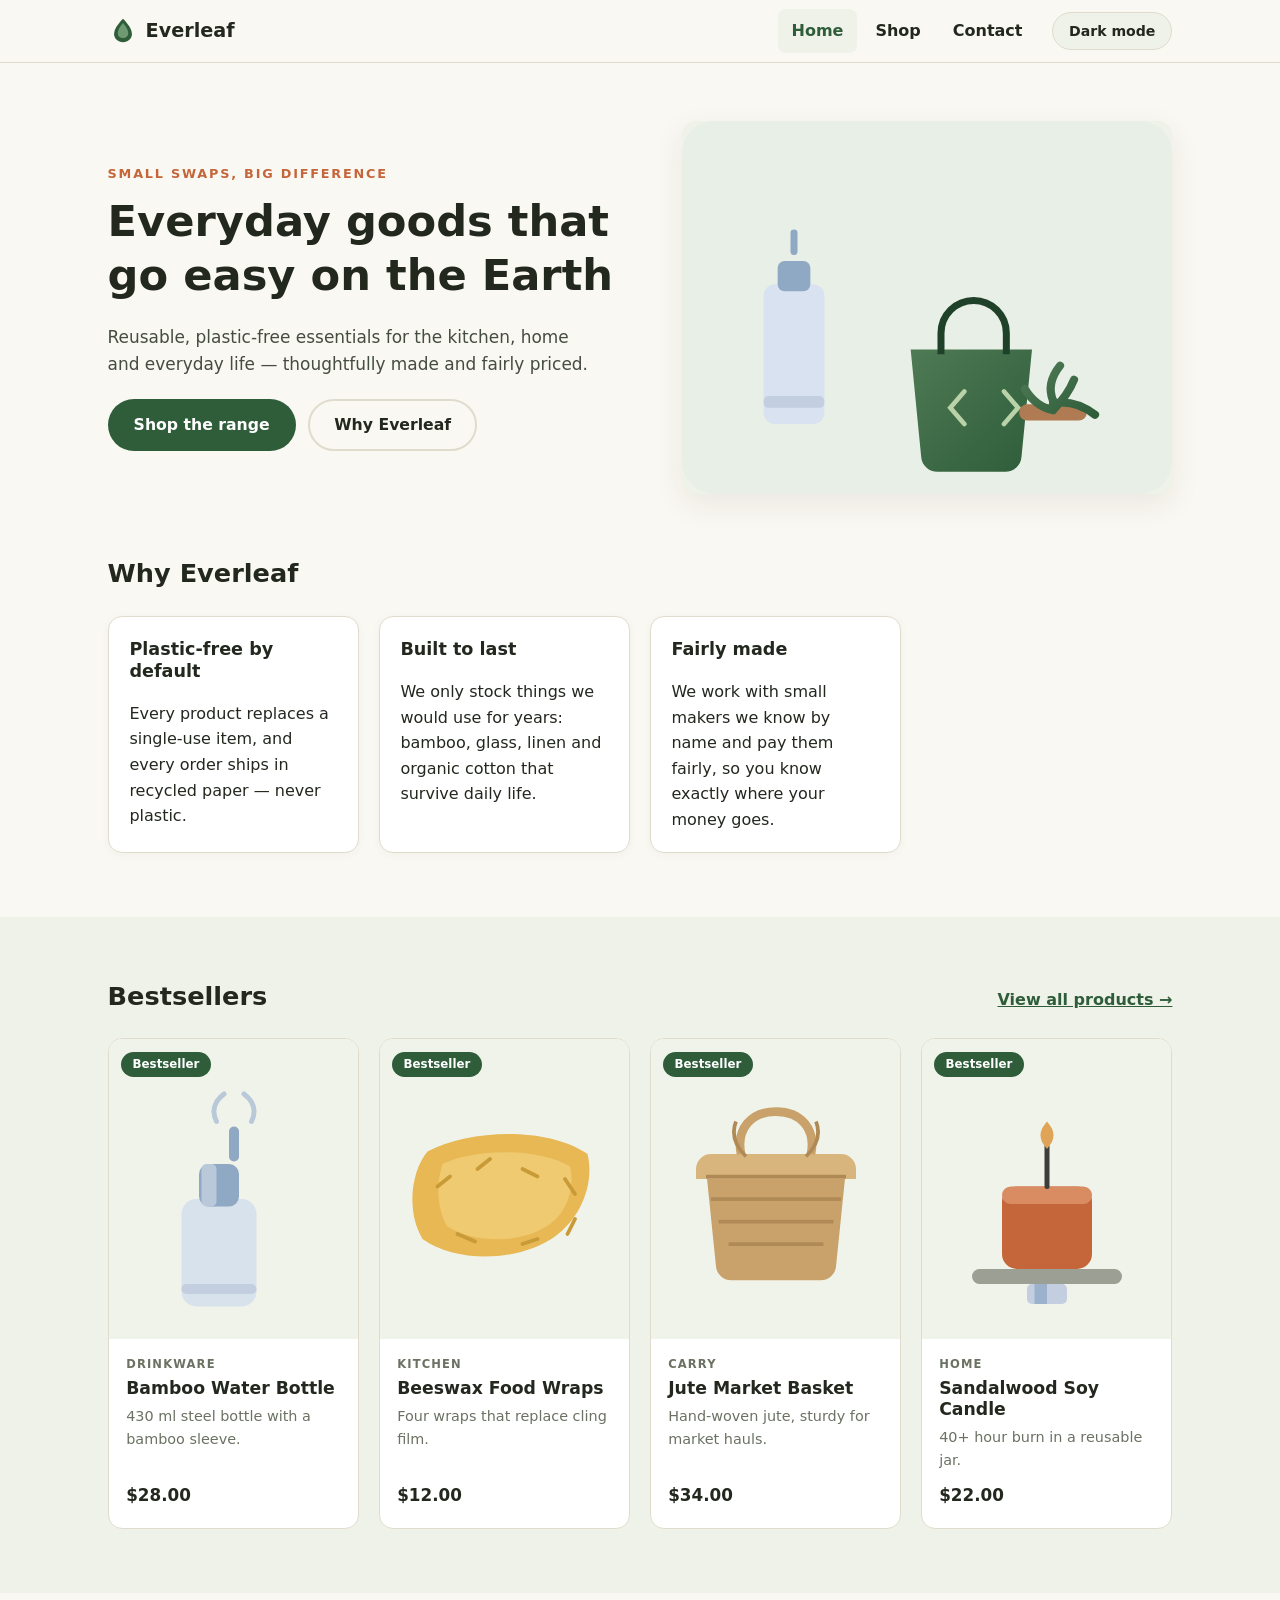
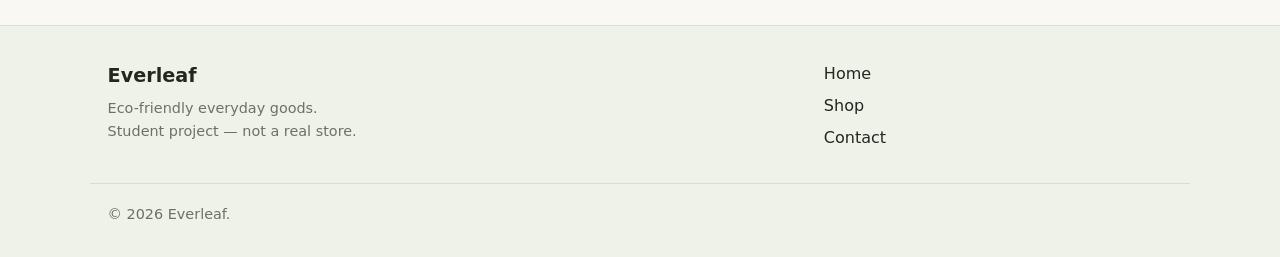
<file: index.html>
<!DOCTYPE html>
<html lang="en">
<head>
  <meta charset="UTF-8">
  <meta name="viewport" content="width=device-width, initial-scale=1.0">
  <meta name="description" content="Everleaf — eco-friendly everyday goods. Home.">
  <title>Everleaf | Home</title>
  <link rel="icon" href="images/leaf-mark.svg" type="image/svg+xml">
  <link rel="stylesheet" href="css/style.css">
</head>
<body>
  <a class="skip-link" href="#main">Skip to main content</a>

  <!-- ===== Shared header (same on every page) ===== -->
  <header class="site-header">
    <div class="container header-inner">
      <a class="brand" href="index.html">
        <img src="images/leaf-mark.svg" alt="" width="30" height="30">
        <span>Everleaf</span>
      </a>

      <!-- Mobile menu button (hidden on wide screens by CSS) -->
      <button class="nav-toggle" id="nav-toggle" type="button" aria-expanded="false" aria-controls="site-nav">
        <span class="sr-only">Open menu</span>
        <span class="nav-toggle-bar" aria-hidden="true"></span>
        <span class="nav-toggle-bar" aria-hidden="true"></span>
        <span class="nav-toggle-bar" aria-hidden="true"></span>
      </button>

      <nav id="site-nav" class="site-nav" aria-label="Main menu">
        <ul class="nav-list">
          <li><a href="index.html" aria-current="page">Home</a></li>
          <li><a href="products.html">Shop</a></li>
          <li><a href="contact.html">Contact</a></li>
        </ul>
        <button class="theme-btn" id="theme-toggle" type="button">
          <span class="theme-label">Dark mode</span>
        </button>
      </nav>
    </div>
  </header>

  <main id="main">
    <!-- ===== Hero ===== -->
    <section class="hero">
      <div class="container hero-grid">
        <div class="hero-copy">
          <p class="eyebrow">Small swaps, big difference</p>
          <h1>Everyday goods that go easy on the Earth</h1>
          <p class="lede">Reusable, plastic-free essentials for the kitchen, home and everyday life — thoughtfully made and fairly priced.</p>
          <div class="hero-actions">
            <a class="btn btn-primary" href="products.html">Shop the range</a>
            <a class="btn btn-ghost" href="#story">Why Everleaf</a>
          </div>
        </div>
        <img class="hero-art" src="images/hero-art.svg" alt="Illustration of a glass bottle, canvas tote bag and a leafy plant">
      </div>
    </section>

    <!-- ===== Why us (3 cards) ===== -->
    <section class="section" id="story">
      <div class="container">
        <h2 class="section-title">Why Everleaf</h2>
        <div class="card-grid">
          <article class="card">
            <h3>Plastic-free by default</h3>
            <p>Every product replaces a single-use item, and every order ships in recycled paper — never plastic.</p>
          </article>
          <article class="card">
            <h3>Built to last</h3>
            <p>We only stock things we would use for years: bamboo, glass, linen and organic cotton that survive daily life.</p>
          </article>
          <article class="card">
            <h3>Fairly made</h3>
            <p>We work with small makers we know by name and pay them fairly, so you know exactly where your money goes.</p>
          </article>
        </div>
      </div>
    </section>

    <!-- ===== Featured products (static) ===== -->
    <section class="section section-tint">
      <div class="container">
        <div class="section-head">
          <h2 class="section-title">Bestsellers</h2>
          <a class="text-link" href="products.html">View all products &rarr;</a>
        </div>
        <div class="product-grid">
          <article class="product-card">
            <span class="badge">Bestseller</span>
            <img src="images/bamboo-bottle.svg" alt="Illustration of a bamboo water bottle" width="300" height="300">
            <div class="product-body">
              <p class="product-cat">Drinkware</p>
              <h3 class="product-title">Bamboo Water Bottle</h3>
              <p class="product-desc">430 ml steel bottle with a bamboo sleeve.</p>
              <p class="price">$28.00</p>
            </div>
          </article>

          <article class="product-card">
            <span class="badge">Bestseller</span>
            <img src="images/beeswax-wraps.svg" alt="Illustration of folded beeswax food wraps" width="300" height="300">
            <div class="product-body">
              <p class="product-cat">Kitchen</p>
              <h3 class="product-title">Beeswax Food Wraps</h3>
              <p class="product-desc">Four wraps that replace cling film.</p>
              <p class="price">$12.00</p>
            </div>
          </article>

          <article class="product-card">
            <span class="badge">Bestseller</span>
            <img src="images/jute-basket.svg" alt="Illustration of a natural jute market basket" width="300" height="300">
            <div class="product-body">
              <p class="product-cat">Carry</p>
              <h3 class="product-title">Jute Market Basket</h3>
              <p class="product-desc">Hand-woven jute, sturdy for market hauls.</p>
              <p class="price">$34.00</p>
            </div>
          </article>

          <article class="product-card">
            <span class="badge">Bestseller</span>
            <img src="images/soy-candle.svg" alt="Illustration of a sandalwood soy candle" width="300" height="300">
            <div class="product-body">
              <p class="product-cat">Home</p>
              <h3 class="product-title">Sandalwood Soy Candle</h3>
              <p class="product-desc">40+ hour burn in a reusable jar.</p>
              <p class="price">$22.00</p>
            </div>
          </article>
        </div>
      </div>
    </section>
  </main>

  <!-- ===== Shared footer ===== -->
  <footer class="site-footer">
    <div class="container footer-grid">
      <div>
        <p class="footer-brand">Everleaf</p>
        <p class="small muted">Eco-friendly everyday goods.<br>Student project — not a real store.</p>
      </div>
      <nav aria-label="Footer">
        <ul class="footer-links">
          <li><a href="index.html">Home</a></li>
          <li><a href="products.html">Shop</a></li>
          <li><a href="contact.html">Contact</a></li>
        </ul>
      </nav>
    </div>
    <div class="container footer-bottom">
      <p class="small muted">&copy; 2026 Everleaf.</p>
    </div>
  </footer>

  <script src="js/script.js"></script>
</body>
</html>
</file>
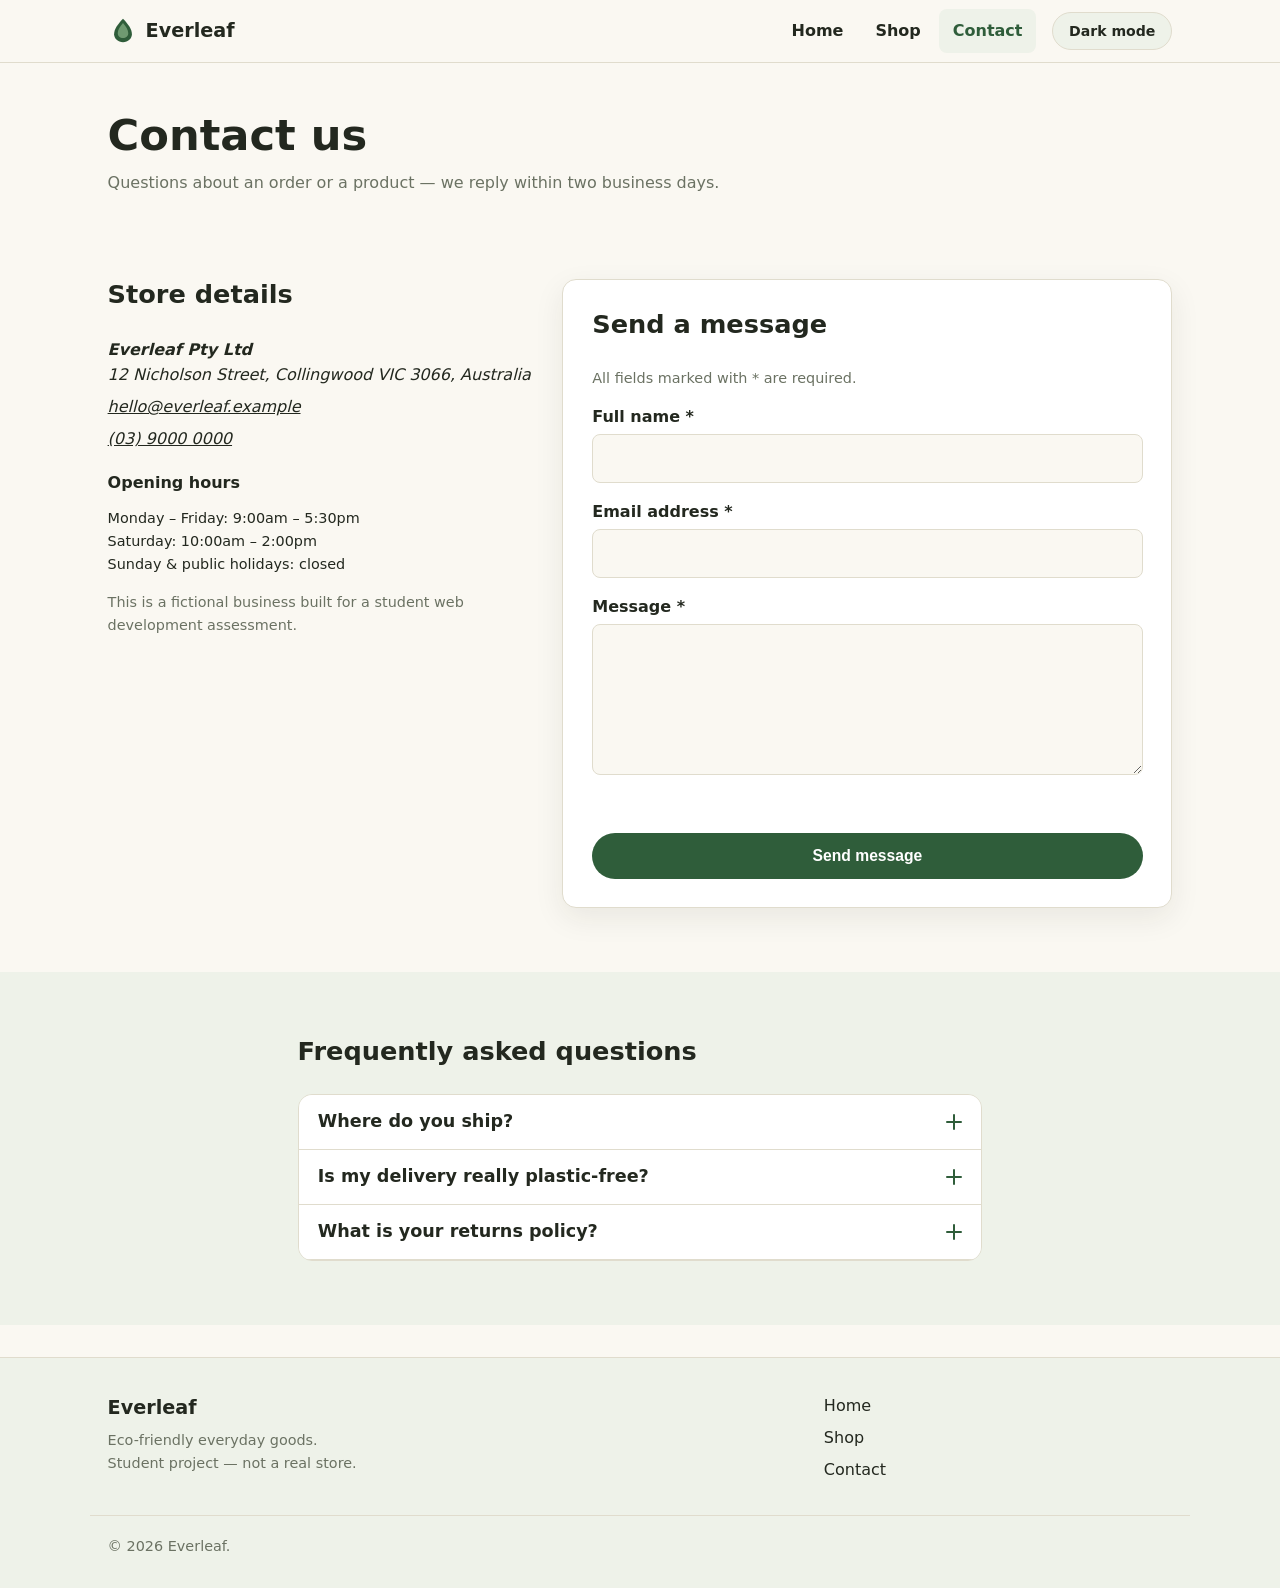
<file: contact.html>
<!DOCTYPE html>
<html lang="en">
<head>
  <meta charset="UTF-8">
  <meta name="viewport" content="width=device-width, initial-scale=1.0">
  <meta name="description" content="Contact Everleaf — send a message or read our frequently asked questions.">
  <title>Contact | Everleaf</title>
  <link rel="icon" href="images/leaf-mark.svg" type="image/svg+xml">
  <link rel="stylesheet" href="css/style.css">
</head>
<body>
  <a class="skip-link" href="#main">Skip to main content</a>

  <header class="site-header">
    <div class="container header-inner">
      <a class="brand" href="index.html">
        <img src="images/leaf-mark.svg" alt="" width="30" height="30">
        <span>Everleaf</span>
      </a>

      <button class="nav-toggle" id="nav-toggle" type="button" aria-expanded="false" aria-controls="site-nav">
        <span class="sr-only">Open menu</span>
        <span class="nav-toggle-bar" aria-hidden="true"></span>
        <span class="nav-toggle-bar" aria-hidden="true"></span>
        <span class="nav-toggle-bar" aria-hidden="true"></span>
      </button>

      <nav id="site-nav" class="site-nav" aria-label="Main menu">
        <ul class="nav-list">
          <li><a href="index.html">Home</a></li>
          <li><a href="products.html">Shop</a></li>
          <li><a href="contact.html" aria-current="page">Contact</a></li>
        </ul>
        <button class="theme-btn" id="theme-toggle" type="button">
          <span class="theme-label">Dark mode</span>
        </button>
      </nav>
    </div>
  </header>

  <main id="main">
    <section class="page-head">
      <div class="container">
        <h1>Contact us</h1>
        <p class="muted">Questions about an order or a product — we reply within two business days.</p>
      </div>
    </section>

    <section class="section" aria-label="Contact form and details">
      <div class="container contact-grid">

        <!-- ===== Details ===== -->
        <div class="contact-info">
          <h2 class="section-title">Store details</h2>
          <address class="vcard">
            <p><strong>Everleaf Pty Ltd</strong><br>
            12 Nicholson Street, Collingwood VIC 3066, Australia</p>
            <p><a href="mailto:hello@everleaf.example">hello@everleaf.example</a></p>
            <p><a href="tel:+61390000000">(03) 9000 0000</a></p>
          </address>
          <h3>Opening hours</h3>
          <ul class="plain-list small">
            <li>Monday – Friday: 9:00am – 5:30pm</li>
            <li>Saturday: 10:00am – 2:00pm</li>
            <li>Sunday &amp; public holidays: closed</li>
          </ul>
          <p class="small muted">This is a fictional business built for a student web development assessment.</p>
        </div>

        <!-- ===== Form with JavaScript validation ===== -->
        <form id="contact-form" class="form-card" novalidate>
          <h2 class="section-title">Send a message</h2>
          <p class="small muted">All fields marked with * are required.</p>

          <div class="field">
            <label for="c-name">Full name *</label>
            <input type="text" id="c-name" name="name" autocomplete="name" required aria-describedby="c-name-err">
            <p class="field-error" id="c-name-err"></p>
          </div>

          <div class="field">
            <label for="c-email">Email address *</label>
            <input type="email" id="c-email" name="email" autocomplete="email" required aria-describedby="c-email-err">
            <p class="field-error" id="c-email-err"></p>
          </div>

          <div class="field">
            <label for="c-message">Message *</label>
            <textarea id="c-message" name="message" rows="5" required aria-describedby="c-message-err"></textarea>
            <p class="field-error" id="c-message-err"></p>
          </div>

          <p class="form-msg" id="form-msg" aria-live="polite"></p>
          <button type="submit" class="btn btn-primary btn-block">Send message</button>
        </form>
      </div>
    </section>

    <!-- ===== FAQ accordion ===== -->
    <section class="section section-tint" aria-labelledby="faq-title">
      <div class="container narrow">
        <h2 id="faq-title" class="section-title">Frequently asked questions</h2>

        <div class="accordion">
          <h3>
            <button class="accordion-btn" type="button" aria-expanded="false" aria-controls="faq-a1">
              Where do you ship?
              <span class="accordion-icon" aria-hidden="true"></span>
            </button>
          </h3>
          <div class="accordion-panel" id="faq-a1" hidden>
            <p>We ship across Australia. Metro orders arrive in 2–4 business days; regional areas may take up to a week.</p>
          </div>

          <h3>
            <button class="accordion-btn" type="button" aria-expanded="false" aria-controls="faq-a2">
              Is my delivery really plastic-free?
              <span class="accordion-icon" aria-hidden="true"></span>
            </button>
          </h3>
          <div class="accordion-panel" id="faq-a2" hidden>
            <p>Yes. Orders are packed in recycled cardboard and paper tape with compostable void fill.</p>
          </div>

          <h3>
            <button class="accordion-btn" type="button" aria-expanded="false" aria-controls="faq-a3">
              What is your returns policy?
              <span class="accordion-icon" aria-hidden="true"></span>
            </button>
          </h3>
          <div class="accordion-panel" id="faq-a3" hidden>
            <p>Changed your mind? Return unused items within 30 days for a full refund. Damaged or faulty items are replaced free.</p>
          </div>
        </div>
      </div>
    </section>
  </main>

  <footer class="site-footer">
    <div class="container footer-grid">
      <div>
        <p class="footer-brand">Everleaf</p>
        <p class="small muted">Eco-friendly everyday goods.<br>Student project — not a real store.</p>
      </div>
      <nav aria-label="Footer">
        <ul class="footer-links">
          <li><a href="index.html">Home</a></li>
          <li><a href="products.html">Shop</a></li>
          <li><a href="contact.html">Contact</a></li>
        </ul>
      </nav>
    </div>
    <div class="container footer-bottom">
      <p class="small muted">&copy; 2026 Everleaf.</p>
    </div>
  </footer>

  <script src="js/script.js"></script>
</body>
</html>
</file>
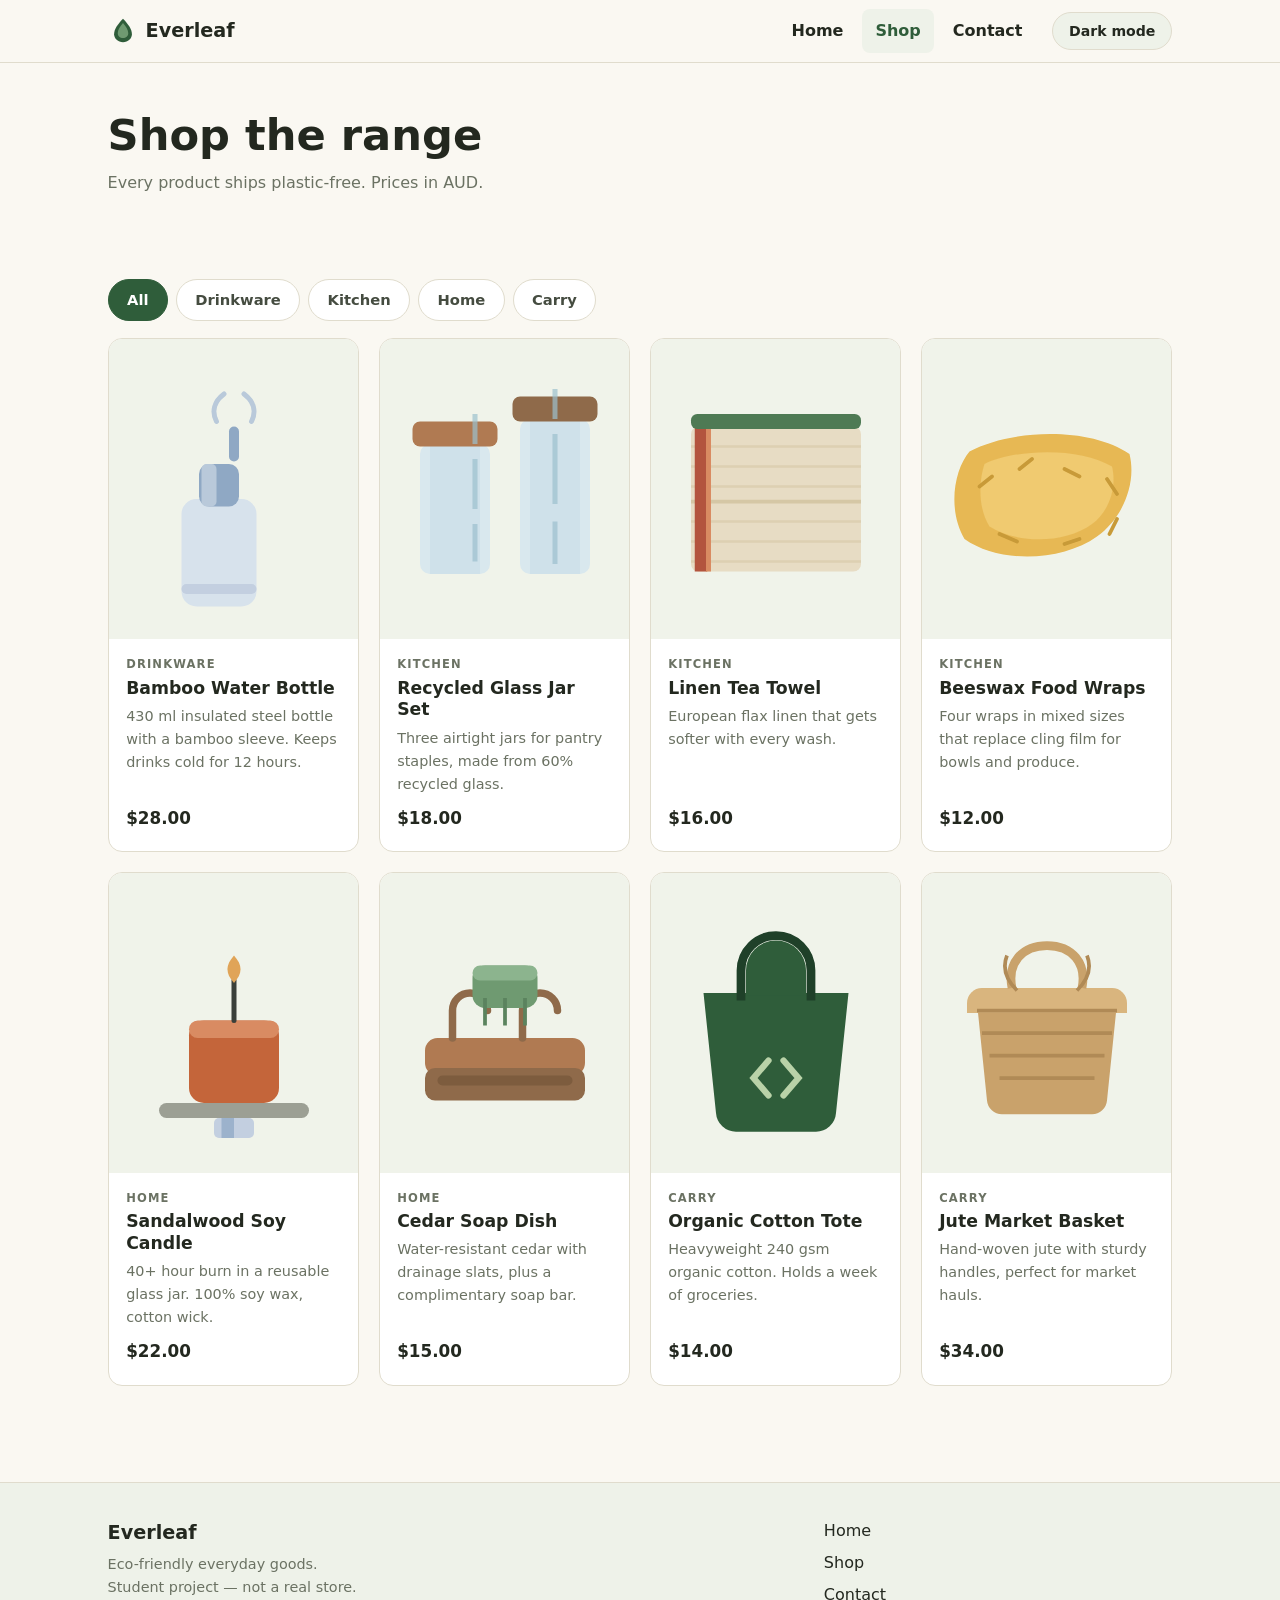
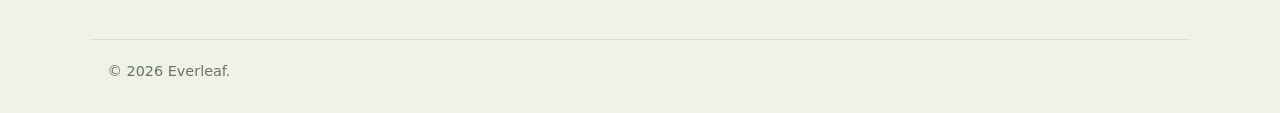
<file: products.html>
<!DOCTYPE html>
<html lang="en">
<head>
  <meta charset="UTF-8">
  <meta name="viewport" content="width=device-width, initial-scale=1.0">
  <meta name="description" content="Shop the Everleaf range — drinkware, kitchen, home and carry products.">
  <title>Shop | Everleaf</title>
  <link rel="icon" href="images/leaf-mark.svg" type="image/svg+xml">
  <link rel="stylesheet" href="css/style.css">
</head>
<body>
  <a class="skip-link" href="#main">Skip to main content</a>

  <header class="site-header">
    <div class="container header-inner">
      <a class="brand" href="index.html">
        <img src="images/leaf-mark.svg" alt="" width="30" height="30">
        <span>Everleaf</span>
      </a>

      <button class="nav-toggle" id="nav-toggle" type="button" aria-expanded="false" aria-controls="site-nav">
        <span class="sr-only">Open menu</span>
        <span class="nav-toggle-bar" aria-hidden="true"></span>
        <span class="nav-toggle-bar" aria-hidden="true"></span>
        <span class="nav-toggle-bar" aria-hidden="true"></span>
      </button>

      <nav id="site-nav" class="site-nav" aria-label="Main menu">
        <ul class="nav-list">
          <li><a href="index.html">Home</a></li>
          <li><a href="products.html" aria-current="page">Shop</a></li>
          <li><a href="contact.html">Contact</a></li>
        </ul>
        <button class="theme-btn" id="theme-toggle" type="button">
          <span class="theme-label">Dark mode</span>
        </button>
      </nav>
    </div>
  </header>

  <main id="main">
    <section class="page-head">
      <div class="container">
        <h1>Shop the range</h1>
        <p class="muted">Every product ships plastic-free. Prices in AUD.</p>
      </div>
    </section>

    <!-- ===== Products + category filter ===== -->
    <section class="section" aria-label="Products">
      <div class="container">
        <!-- Filter buttons. JS hides/shows products to match. -->
        <div class="filter-bar" role="group" aria-label="Filter products by category">
          <button class="filter-btn is-active" type="button" data-filter="all" aria-pressed="true">All</button>
          <button class="filter-btn" type="button" data-filter="drinkware" aria-pressed="false">Drinkware</button>
          <button class="filter-btn" type="button" data-filter="kitchen" aria-pressed="false">Kitchen</button>
          <button class="filter-btn" type="button" data-filter="home" aria-pressed="false">Home</button>
          <button class="filter-btn" type="button" data-filter="carry" aria-pressed="false">Carry</button>
        </div>

        <div class="product-grid" id="product-grid">

          <article class="product-card" data-category="drinkware">
            <img src="images/bamboo-bottle.svg" alt="Illustration of a bamboo water bottle" width="300" height="300">
            <div class="product-body">
              <p class="product-cat">Drinkware</p>
              <h2 class="product-title">Bamboo Water Bottle</h2>
              <p class="product-desc">430 ml insulated steel bottle with a bamboo sleeve. Keeps drinks cold for 12 hours.</p>
              <p class="price">$28.00</p>
            </div>
          </article>

          <article class="product-card" data-category="kitchen">
            <img src="images/glass-jars.svg" alt="Illustration of recycled glass storage jars with wooden lids" width="300" height="300">
            <div class="product-body">
              <p class="product-cat">Kitchen</p>
              <h2 class="product-title">Recycled Glass Jar Set</h2>
              <p class="product-desc">Three airtight jars for pantry staples, made from 60% recycled glass.</p>
              <p class="price">$18.00</p>
            </div>
          </article>

          <article class="product-card" data-category="kitchen">
            <img src="images/linen-towel.svg" alt="Illustration of a linen tea towel with a red stripe" width="300" height="300">
            <div class="product-body">
              <p class="product-cat">Kitchen</p>
              <h2 class="product-title">Linen Tea Towel</h2>
              <p class="product-desc">European flax linen that gets softer with every wash.</p>
              <p class="price">$16.00</p>
            </div>
          </article>

          <article class="product-card" data-category="kitchen">
            <img src="images/beeswax-wraps.svg" alt="Illustration of folded beeswax food wraps" width="300" height="300">
            <div class="product-body">
              <p class="product-cat">Kitchen</p>
              <h2 class="product-title">Beeswax Food Wraps</h2>
              <p class="product-desc">Four wraps in mixed sizes that replace cling film for bowls and produce.</p>
              <p class="price">$12.00</p>
            </div>
          </article>

          <article class="product-card" data-category="home">
            <img src="images/soy-candle.svg" alt="Illustration of a sandalwood soy candle in a glass jar" width="300" height="300">
            <div class="product-body">
              <p class="product-cat">Home</p>
              <h2 class="product-title">Sandalwood Soy Candle</h2>
              <p class="product-desc">40+ hour burn in a reusable glass jar. 100% soy wax, cotton wick.</p>
              <p class="price">$22.00</p>
            </div>
          </article>

          <article class="product-card" data-category="home">
            <img src="images/soap-dish.svg" alt="Illustration of a cedar soap dish holding a green bar of soap" width="300" height="300">
            <div class="product-body">
              <p class="product-cat">Home</p>
              <h2 class="product-title">Cedar Soap Dish</h2>
              <p class="product-desc">Water-resistant cedar with drainage slats, plus a complimentary soap bar.</p>
              <p class="price">$15.00</p>
            </div>
          </article>

          <article class="product-card" data-category="carry">
            <img src="images/cotton-tote.svg" alt="Illustration of an organic cotton tote bag" width="300" height="300">
            <div class="product-body">
              <p class="product-cat">Carry</p>
              <h2 class="product-title">Organic Cotton Tote</h2>
              <p class="product-desc">Heavyweight 240 gsm organic cotton. Holds a week of groceries.</p>
              <p class="price">$14.00</p>
            </div>
          </article>

          <article class="product-card" data-category="carry">
            <img src="images/jute-basket.svg" alt="Illustration of a natural jute market basket with woven handles" width="300" height="300">
            <div class="product-body">
              <p class="product-cat">Carry</p>
              <h2 class="product-title">Jute Market Basket</h2>
              <p class="product-desc">Hand-woven jute with sturdy handles, perfect for market hauls.</p>
              <p class="price">$34.00</p>
            </div>
          </article>

        </div>
      </div>
    </section>
  </main>

  <footer class="site-footer">
    <div class="container footer-grid">
      <div>
        <p class="footer-brand">Everleaf</p>
        <p class="small muted">Eco-friendly everyday goods.<br>Student project — not a real store.</p>
      </div>
      <nav aria-label="Footer">
        <ul class="footer-links">
          <li><a href="index.html">Home</a></li>
          <li><a href="products.html">Shop</a></li>
          <li><a href="contact.html">Contact</a></li>
        </ul>
      </nav>
    </div>
    <div class="container footer-bottom">
      <p class="small muted">&copy; 2026 Everleaf.</p>
    </div>
  </footer>

  <script src="js/script.js"></script>
</body>
</html>
</file>
<file: css/style.css>
/* ============================================================
   Everleaf — stylesheet
   One stylesheet for all three pages. Sections are labelled so
   they are easy to find and explain.

   1. Colours (light + dark theme)
   2. Base styles
   3. Layout helpers
   4. Header + navigation
   5. Buttons
   6. Hero
   7. Cards + products
   8. Filters + forms
   9. FAQ accordion
  10. Footer
  11. Accessibility
   ============================================================ */

/* ===== 1. Colours =====
   Light colours live on :root. Dark colours live under
   [data-theme="dark"], which JavaScript adds to the <html> tag. */
:root {
  --bg: #faf8f2;
  --bg-tint: #eef2e9;
  --surface: #ffffff;
  --ink: #23281f;
  --ink-soft: #454c40;
  --muted: #6b7263;
  --line: #e0dccd;
  --brand: #2f5d3a;
  --brand-dark: #1f4029;
  --brand-soft: #b9d2a8;
  --accent: #c4653a;
  --focus: #c4653a;
  --shadow: 0 10px 30px rgba(35, 40, 31, 0.08);
  --radius: 14px;
  --radius-sm: 8px;
  --font: "Segoe UI", system-ui, -apple-system, Roboto, "Helvetica Neue", Arial, sans-serif;
  --maxw: 1100px;
}

[data-theme="dark"] {
  --bg: #141a13;
  --bg-tint: #1b2419;
  --surface: #1f281d;
  --ink: #eef0e7;
  --ink-soft: #cdd3c2;
  --muted: #9aa38d;
  --line: #35402f;
  --brand: #7fae83;
  --brand-dark: #4e7a54;
  --brand-soft: #35503a;
  --accent: #d98b62;
}

/* ===== 2. Base ===== */
*, *::before, *::after { box-sizing: border-box; }

body {
  margin: 0;
  font-family: var(--font);
  font-size: 1rem;
  line-height: 1.6;
  color: var(--ink);
  background: var(--bg);
}

img { max-width: 100%; display: block; }

h1, h2, h3 { line-height: 1.25; color: var(--ink); }
h1 { font-size: clamp(1.9rem, 4.5vw, 2.7rem); margin: 0 0 0.5em; }
h2 { font-size: clamp(1.3rem, 2.5vw, 1.6rem); }
h3 { font-size: 1.1rem; }

p { margin: 0 0 1em; }
a { color: var(--brand); }
a:hover { color: var(--accent); }

/* ===== 3. Layout helpers ===== */
.container {
  width: 100%;
  max-width: var(--maxw);
  margin-inline: auto;
  padding-inline: 1.1rem;
}

.section { padding-block: clamp(2.4rem, 6vw, 4rem); }
.section-tint { background: var(--bg-tint); }
.section-head {
  display: flex; align-items: baseline; justify-content: space-between;
  gap: 1rem; flex-wrap: wrap;
}
.section-title { margin: 0 0 1em; }
.narrow { max-width: 720px; }
.muted { color: var(--muted); }
.small { font-size: 0.9rem; }
.plain-list { list-style: none; padding: 0; }
.text-link { font-weight: 700; }
.eyebrow {
  text-transform: uppercase; letter-spacing: 0.14em;
  font-size: 0.8rem; font-weight: 700; color: var(--accent);
  margin-bottom: 0.6rem;
}

.page-head { padding-block: clamp(1.8rem, 4vw, 2.8rem) 0.2rem; }
.page-head h1 { margin-bottom: 0.2em; }

/* Grids: the product and card grids use the same auto-fit grid,
   which adapts from 1 column (phones) to 4 (desktop). */
.product-grid, .card-grid, .footer-grid, .contact-grid {
  display: grid;
  gap: 1.2rem;
  grid-template-columns: 1fr;
}

@media (min-width: 560px) {
  .product-grid, .card-grid { grid-template-columns: repeat(auto-fill, minmax(240px, 1fr)); }
}

@media (min-width: 760px) {
  .footer-grid { grid-template-columns: 2fr 1fr; }
  .contact-grid { grid-template-columns: 1fr 1.4fr; align-items: start; }
}

/* ===== 4. Header + navigation ===== */
.site-header {
  background: var(--bg);
  border-bottom: 1px solid var(--line);
}
.header-inner {
  display: flex; flex-wrap: wrap; /* allows the menu to wrap to its own row */
  align-items: center; justify-content: space-between;
  gap: 0 1rem; min-height: 62px;
}

.brand {
  display: inline-flex; align-items: center; gap: 0.5rem;
  font-weight: 800; font-size: 1.2rem; color: var(--ink);
  text-decoration: none;
}

/* Hamburger button — hidden on wide screens */
.nav-toggle {
  display: inline-flex; flex-direction: column; justify-content: center; gap: 5px;
  width: 44px; height: 44px; padding: 10px;
  background: none; border: 0; cursor: pointer;
}
.nav-toggle-bar {
  width: 22px; height: 2px; background: var(--ink);
  border-radius: 2px; transition: transform 0.2s ease, opacity 0.2s ease;
}
/* Turn the three bars into an X while the menu is open */
.nav-toggle[aria-expanded="true"] .nav-toggle-bar:nth-child(2) { transform: translateY(7px) rotate(45deg); }
.nav-toggle[aria-expanded="true"] .nav-toggle-bar:nth-child(3) { opacity: 0; }
.nav-toggle[aria-expanded="true"] .nav-toggle-bar:nth-child(4) { transform: translateY(-7px) rotate(-45deg); }

/* Menu is hidden until the hamburger adds .is-open.
   It wraps to its own full-width row below the logo bar. */
.site-nav {
  display: none;
  flex-basis: 100%;            /* take the whole row on mobile */
  padding: 0.4rem 0 0.9rem;
  border-top: 1px solid var(--line);
}
.site-nav.is-open { display: block; }

.nav-list {
  list-style: none; margin: 0 0 0.5rem; padding: 0;
  display: flex; flex-direction: column;
}
.nav-list a {
  display: block; padding: 0.7rem 0.5rem;
  color: var(--ink); text-decoration: none; font-weight: 600;
}
.nav-list a:hover { color: var(--brand); }
.nav-list a[aria-current="page"] {
  color: var(--brand);
  box-shadow: inset 3px 0 0 var(--brand); /* small accent bar */
}

.theme-btn {
  margin: 0.3rem 0 0.8rem; padding: 0.45rem 1rem;
  background: var(--bg-tint); color: var(--ink);
  border: 1px solid var(--line); border-radius: 999px;
  font: inherit; font-size: 0.88rem; font-weight: 600; cursor: pointer;
}
.theme-btn:hover { border-color: var(--brand); color: var(--brand); }

/* Wide screens: menu becomes a horizontal bar */
@media (min-width: 900px) {
  .nav-toggle { display: none; }
  .site-nav {
    display: flex; width: auto;
    flex-basis: auto;           /* undo the mobile full-width row */
    align-items: center; justify-content: flex-end;
    gap: 1rem; flex: 1;
    padding: 0; border-top: 0;
  }
  .nav-list { flex-direction: row; gap: 0.3rem; margin: 0; }
  .nav-list a { padding: 0.55rem 0.85rem; border-radius: 8px; }
  .nav-list a[aria-current="page"] { background: var(--bg-tint); box-shadow: none; }
  .theme-btn { margin: 0; }
}

/* ===== 5. Buttons ===== */
.btn {
  display: inline-block; padding: 0.72rem 1.5rem;
  border-radius: 999px; border: 2px solid transparent;
  font-weight: 700; font-size: 0.98rem;
  text-decoration: none; cursor: pointer;
  transition: background 0.15s ease, transform 0.15s ease;
}
.btn:active { transform: translateY(1px); }

.btn-primary { background: var(--brand); color: #fff; }
.btn-primary:hover { background: var(--brand-dark); color: #fff; }
[data-theme="dark"] .btn-primary { color: #13200f; }

.btn-ghost { background: transparent; color: var(--ink); border-color: var(--line); }
.btn-ghost:hover { border-color: var(--brand); color: var(--brand); }

.btn-block { width: 100%; }

/* ===== 6. Hero ===== */
.hero { padding: clamp(2.2rem, 5vw, 3.6rem) 0 0; }
.hero-copy .lede { font-size: 1.06rem; color: var(--ink-soft); max-width: 46ch; }
.hero-actions { display: flex; gap: 0.8rem; flex-wrap: wrap; margin-top: 1.3rem; }
.hero-art {
  width: 100%; height: auto;
  border-radius: var(--radius); box-shadow: var(--shadow);
  background: var(--bg-tint);
}

/* Two columns on wide screens */
@media (min-width: 900px) {
  .hero-grid { display: grid; grid-template-columns: 1.05fr 0.95fr; gap: 2rem; align-items: center; }
}

/* ===== 7. Cards + products ===== */
.card {
  background: var(--surface);
  border: 1px solid var(--line);
  border-radius: var(--radius);
  padding: 1.2rem 1.3rem;
  box-shadow: 0 2px 10px rgba(35, 40, 31, 0.04);
}
.card h3 { margin-top: 0.2rem; }
.card p:last-child { margin-bottom: 0; }

.product-card {
  position: relative;
  display: flex; flex-direction: column;
  background: var(--surface);
  border: 1px solid var(--line);
  border-radius: var(--radius);
  overflow: hidden;
  transition: transform 0.2s ease, box-shadow 0.2s ease;
}
.product-card:hover { transform: translateY(-4px); box-shadow: var(--shadow); }
/* The hidden attribute (used by the category filter) must beat display:flex */
.product-card[hidden] { display: none; }
.product-card img { width: 100%; aspect-ratio: 1 / 1; object-fit: cover; }

.product-body { padding: 1rem 1.1rem 1.2rem; display: flex; flex-direction: column; flex: 1; }
.product-cat {
  text-transform: uppercase; letter-spacing: 0.1em;
  font-size: 0.72rem; font-weight: 700; color: var(--muted);
  margin: 0;
}
.product-title { font-size: 1.08rem; margin: 0.25rem 0 0.35rem; }
.product-desc { font-size: 0.9rem; color: var(--muted); margin: 0; flex: 1; }
.price { font-weight: 800; font-size: 1.05rem; margin: 0.6rem 0 0; }

.badge {
  position: absolute; top: 0.8rem; left: 0.8rem; z-index: 2;
  background: var(--brand); color: #fff;
  padding: 0.2rem 0.7rem; border-radius: 999px;
  font-size: 0.74rem; font-weight: 700;
}
[data-theme="dark"] .badge { color: #13200f; }

/* ===== 8. Filters + forms ===== */
.filter-bar { display: flex; flex-wrap: wrap; gap: 0.5rem; margin-bottom: 1.1rem; }

.filter-btn {
  padding: 0.5rem 1.15rem; border-radius: 999px;
  border: 1.5px solid var(--line);
  background: var(--surface); color: var(--ink-soft);
  font: inherit; font-size: 0.92rem; font-weight: 600; cursor: pointer;
}
.filter-btn:hover { border-color: var(--brand); }
.filter-btn.is-active { background: var(--brand); border-color: var(--brand); color: #fff; }

.form-card {
  background: var(--surface);
  border: 1px solid var(--line);
  border-radius: var(--radius);
  padding: clamp(1.2rem, 3vw, 1.8rem);
  box-shadow: var(--shadow);
}

.field { margin-bottom: 1rem; }
.field label { display: block; font-weight: 600; margin-bottom: 0.3rem; }
.field input, .field textarea {
  width: 100%; padding: 0.65rem 0.85rem;
  border-radius: var(--radius-sm);
  border: 1.5px solid var(--line);
  background: var(--bg); color: var(--ink);
  font: inherit;
}
.field input:focus, .field textarea:focus {
  outline: none;
  border-color: var(--brand);
  box-shadow: 0 0 0 3px var(--brand-soft);
}
.field textarea { resize: vertical; }

/* Invalid fields get a red border + message */
.field input.invalid, .field textarea.invalid { border-color: var(--accent); }
.field-error { color: var(--accent); font-size: 0.87rem; margin: 0.3rem 0 0; }
.field-error[hidden] { display: none; }
.field-error:not([hidden]) { display: block; }

.form-msg { font-weight: 700; min-height: 1.4em; margin: 0.2rem 0 0.8rem; }

.contact-info h3 { font-size: 1rem; margin: 1.3rem 0 0.4rem; }
.contact-info address p { margin-bottom: 0.4rem; }
.contact-info address a { color: var(--ink); }
.contact-info address a:hover { color: var(--brand); }

/* ===== 9. FAQ accordion ===== */
.accordion {
  border: 1px solid var(--line);
  border-radius: var(--radius);
  overflow: hidden;
}
.accordion h3 { margin: 0; border-bottom: 1px solid var(--line); }
.accordion h3:last-child { border-bottom: 0; }

.accordion-btn {
  width: 100%; display: flex; align-items: center; justify-content: space-between;
  gap: 1rem; padding: 1rem 1.2rem;
  background: var(--surface); color: var(--ink);
  font: inherit; font-weight: 700; text-align: left;
  border: 0; cursor: pointer;
}
.accordion-btn:hover { background: var(--bg-tint); }

/* Plus icon that rotates 45deg when the panel is open */
.accordion-icon { position: relative; width: 16px; height: 16px; flex: 0 0 16px; }
.accordion-icon::before, .accordion-icon::after {
  content: ""; position: absolute; background: var(--brand);
  border-radius: 2px; transition: transform 0.2s ease;
}
.accordion-icon::before { left: 0; top: 7px; width: 16px; height: 2px; }
.accordion-icon::after { left: 7px; top: 0; width: 2px; height: 16px; }
.accordion-btn[aria-expanded="true"] .accordion-icon::after { transform: scaleY(0); }

.accordion-panel { padding: 0 1.2rem 1.1rem; }
.accordion-panel[hidden] { display: none; }
.accordion-panel p:last-child { margin-bottom: 0; }

/* ===== 10. Footer ===== */
.site-footer {
  background: var(--bg-tint);
  border-top: 1px solid var(--line);
  margin-top: 2rem;
  padding: 2.2rem 0 1rem;
}
.footer-brand { font-weight: 800; font-size: 1.2rem; margin-bottom: 0.3rem; }
.footer-links { list-style: none; padding: 0; margin: 0; display: grid; gap: 0.4rem; }
.footer-links a { color: var(--ink); text-decoration: none; }
.footer-links a:hover { color: var(--brand); }
.footer-bottom { border-top: 1px solid var(--line); margin-top: 1.6rem; padding-top: 1.2rem; }

/* ===== 11. Accessibility ===== */
/* Hidden text for screen readers only */
.sr-only {
  position: absolute; width: 1px; height: 1px;
  padding: 0; margin: -1px; overflow: hidden;
  clip: rect(0 0 0 0); white-space: nowrap; border: 0;
}

/* Skip link: first focusable element, jumps past the menu */
.skip-link {
  position: absolute; left: 1rem; top: -60px; z-index: 100;
  padding: 0.6rem 1.1rem;
  background: var(--brand); color: #fff;
  border-radius: var(--radius-sm);
  text-decoration: none; font-weight: 700;
  transition: top 0.2s ease;
}
.skip-link:focus { top: 0.8rem; color: #fff; }

/* Clear keyboard focus ring on interactive elements */
a:focus-visible, button:focus-visible, input:focus-visible, textarea:focus-visible {
  outline: 3px solid var(--focus); outline-offset: 2px; border-radius: 4px;
}

@media (prefers-reduced-motion: reduce) {
  *, *::before, *::after { transition-duration: 0.01ms !important; }
}
</file>
